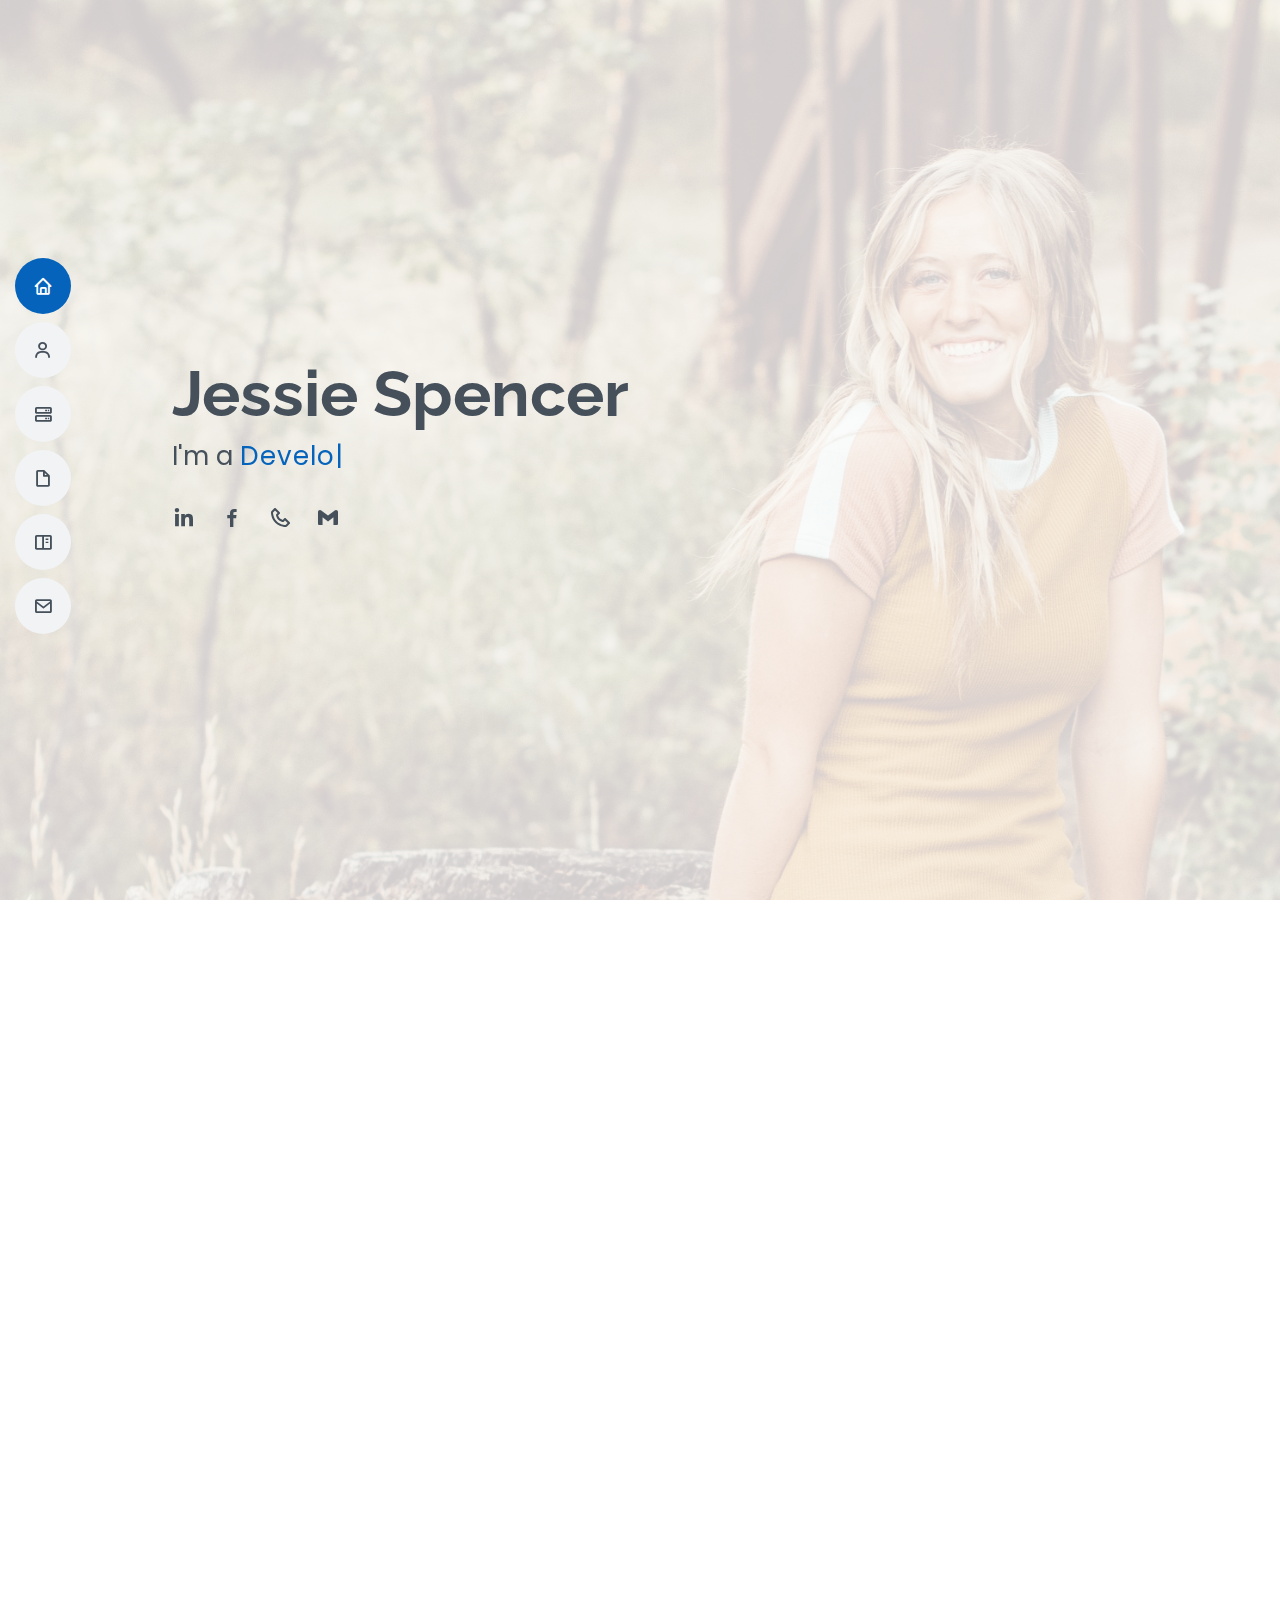
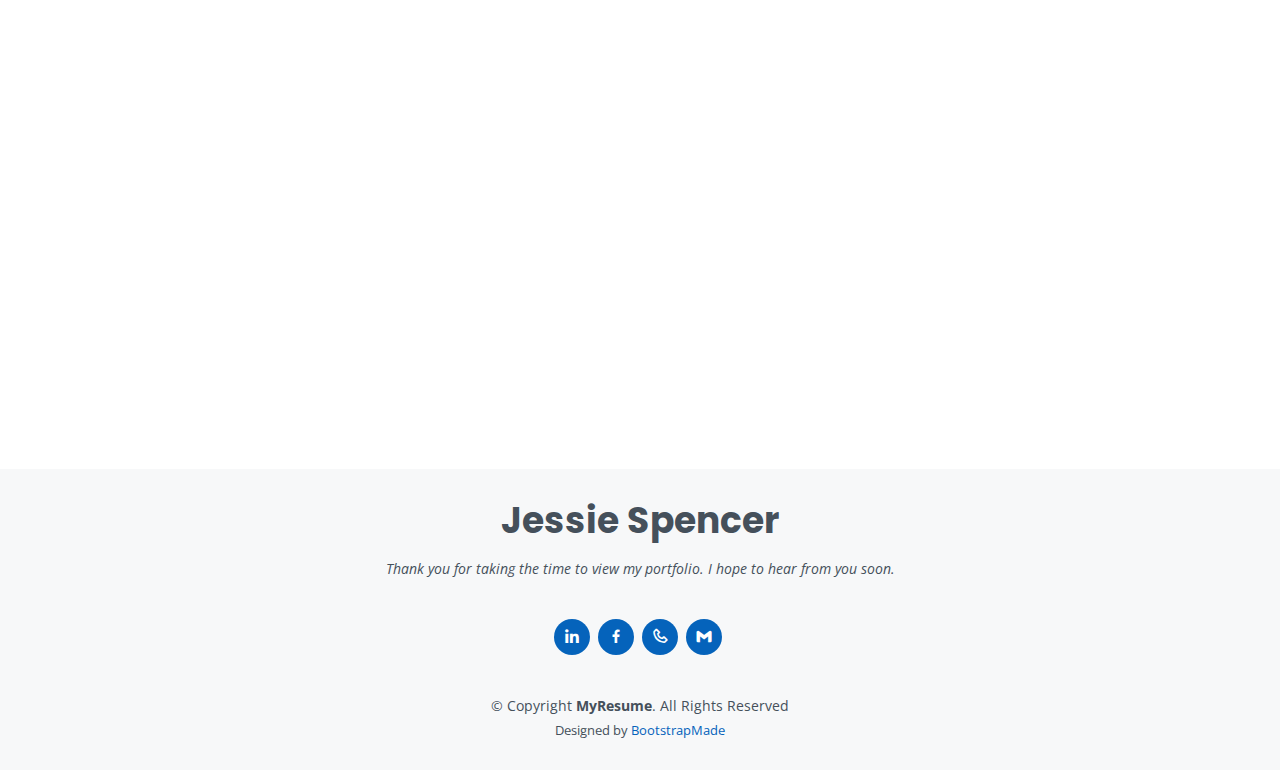
<file: index.html>
<!DOCTYPE html>
<html lang="en">

<head>
  <meta charset="utf-8">
  <meta content="width=device-width, initial-scale=1.0" name="viewport">

  <title>MyResume Bootstrap Template - Index</title>
  <meta content="" name="description">
  <meta content="" name="keywords">

  <!-- Favicons -->
  <link href="assets/img/orangefav.png" rel="icon">
  <link href="assets/img/apple-touch-icon.png" rel="apple-touch-icon">

  <!-- Google Fonts -->
  <link href="https://fonts.googleapis.com/css?family=Open+Sans:300,300i,400,400i,600,600i,700,700i|Raleway:300,300i,400,400i,500,500i,600,600i,700,700i|Poppins:300,300i,400,400i,500,500i,600,600i,700,700i" rel="stylesheet">

  <!-- Vendor CSS Files -->
  <link href="assets/vendor/aos/aos.css" rel="stylesheet">
  <link href="assets/vendor/bootstrap/css/bootstrap.min.css" rel="stylesheet">
  <link href="assets/vendor/bootstrap-icons/bootstrap-icons.css" rel="stylesheet">
  <link href="assets/vendor/boxicons/css/boxicons.min.css" rel="stylesheet">
  <link href="assets/vendor/glightbox/css/glightbox.min.css" rel="stylesheet">
  <link href="assets/vendor/swiper/swiper-bundle.min.css" rel="stylesheet">

  <!-- Template Main CSS File -->
  <link href="assets/css/style.css" rel="stylesheet">

  <!-- =======================================================
  * Template Name: MyResume
  * Template URL: https://bootstrapmade.com/free-html-bootstrap-template-my-resume/
  * Updated: Mar 17 2024 with Bootstrap v5.3.3
  * Author: BootstrapMade.com
  * License: https://bootstrapmade.com/license/
  ======================================================== -->
</head>

<body>

  <!-- ======= Mobile nav toggle button ======= -->
  <!-- <button type="button" class="mobile-nav-toggle d-xl-none"><i class="bi bi-list mobile-nav-toggle"></i></button> -->
  <i class="bi bi-list mobile-nav-toggle d-lg-none"></i>
  <!-- ======= Header ======= -->
  <header id="header" class="d-flex flex-column justify-content-center">

    <nav id="navbar" class="navbar nav-menu">
      <ul>
        <li><a href="#hero" class="nav-link scrollto active"><i class="bx bx-home"></i> <span>Home</span></a></li>
        <li><a href="#about" class="nav-link scrollto"><i class="bx bx-user"></i> <span>About</span></a></li>
        <li><a href="#skills" class="nav-link scrollto"><i class="bx bx-server"></i> <span>Skills</span></a></li>
        <li><a href="#resume" class="nav-link scrollto"><i class="bx bx-file-blank"></i> <span>Resume</span></a></li>
        <li><a href="#portfolio" class="nav-link scrollto"><i class="bx bx-book-content"></i> <span>Portfolio</span></a></li>
        <li><a href="#contact" class="nav-link scrollto"><i class="bx bx-envelope"></i> <span>Contact</span></a></li>
      </ul>
    </nav><!-- .nav-menu -->

  </header><!-- End Header -->

  <!-- ======= Hero Section ======= -->
  <section id="hero" class="d-flex flex-column justify-content-center">
    <div class="container" data-aos="zoom-in" data-aos-delay="100">
      <h1>Jessie Spencer</h1>
      <p>I'm a <span class="typed" data-typed-items="Developer, MISM Graduate, Certified Solutions Architect, Problem Solver,"></span></p>
      <div class="social-links">
        <a href="https://www.linkedin.com/in/jessie-spencer/" class="linkedin"><i class="bx bxl-linkedin"></i></a>
        <a href="https://www.facebook.com/jessica.spencer.5030927" class="facebook"><i class="bx bxl-facebook"></i></a>
        <a href="8016780032" class="phone"><i class="bx bx-phone"></i></a>
        <a href="mailto:jessiekspencer@gmail.com?Subject=Some%20subject" class="gmail"><i class="bx bxl-gmail"></i></a>


      </div>
    </div>
  </section><!-- End Hero -->

  <main id="main">

    <!-- ======= About Section ======= -->
    <section id="about" class="about">
      <div class="container" data-aos="fade-up">

        <div class="section-title">
          <h2>About</h2>
          <p
          >Hi! I'm Jessie, a recent graduate from the Master of Information Systems Management program. Outside of work and school, I love to ski, hike, pickle, and paddleboard. I am always down for a spontaneous weekend adventure. Here is a picture of me in Kilimanjaro, Tanzania, Africa. It was one of the best sunrises I've ever seen and I highly recommend it.
          </p>
        </div>

        <div class="row">
          <div class="col-lg-4">
            <img src="assets/img/kiliProfile.jpg" class="img-fluid" alt="">
          </div>
          <div class="col-lg-8 pt-4 pt-lg-0 content">
            <h3>Software Developer.</h3>
            <p class="fst-italic">
              So far I have worked mainly as a full-stack developer. I enjoy solving complex problems in the back-end but also find satisfaction in a clean-looking front-end.            <div class="row">
              <div class="col-lg-6">
                <ul>
                  <!-- <li><i class="bi bi-chevron-right"></i> <strong>Website:</strong> <span>www.example.com</span></li> -->
                  <li><i class="bi bi-chevron-right"></i> <strong>Phone:</strong> <span> +1(801) 678-0032</span></li>
                  <li><i class="bi bi-chevron-right"></i> <strong>Email:</strong> <span> jessiekspencer@gmail.com</span></li>
                  <li><i class="bi bi-chevron-right"></i> <strong>Degree:</strong> <span> Master of Information Systems Management</span></li>
                </ul>
              </div>
              <div class="col-lg-6">
                <ul>
                  <li><i class="bi bi-chevron-right"></i> <strong>City:</strong> <span> Provo, USA</span></li>
                  <li><i class="bi bi-chevron-right"></i> <strong>Age:</strong> <span> 23</span></li>
                  <li><i class="bi bi-chevron-right"></i> <strong>Birthday:</strong> <span> 5 May 2000</span></li>

                  <!-- <li><i class="bi bi-chevron-right"></i> <strong>Freelance:</strong> <span> Available</span></li> -->
                </ul>
              </div>
            </div>
            <p>
              I loved my time at BYU and all the people I was able to work with and get to know there. I've had the opportunity to work alongside some incredible teams in my various job roles and positions. I'm excited to join a new team and get involved in the community.            </p>
          </div>
        </div>

      </div>
    </section><!-- End About Section -->

    <!-- ======= Skills Section ======= -->
    <section id="skills" class="skills section-bg">
      <div class="container" data-aos="fade-up">

        <div class="section-title">
          <h2>Skills</h2>
          <p>
            The first language I ever learned was C++ and I have a good base in object-oriented languages. However, through subsequent courses and work experience, I am now most familiar with JavaScript and JavaScript-based front-end languages like Vue and React-Native. I've also taken courses on Python and Ruby on Rails and have worked in positions using both of those languages.
          </p>
        </div>

        <div class="row skills-content">

          <div class="col-lg-6">

            <div class="progress">
              <span class="skill">HTML <i class="val">100%</i></span>
              <div class="progress-bar-wrap">
                <div class="progress-bar" role="progressbar" aria-valuenow="100" aria-valuemin="0" aria-valuemax="100"></div>
              </div>
            </div>

            <div class="progress">
              <span class="skill">CSS <i class="val">90%</i></span>
              <div class="progress-bar-wrap">
                <div class="progress-bar" role="progressbar" aria-valuenow="90" aria-valuemin="0" aria-valuemax="100"></div>
              </div>
            </div>

            <div class="progress">
              <span class="skill">JavaScript <i class="val">90%</i></span>
              <div class="progress-bar-wrap">
                <div class="progress-bar" role="progressbar" aria-valuenow="90" aria-valuemin="0" aria-valuemax="100"></div>
              </div>
            </div>

            <div class="progress">
              <span class="skill">Python <i class="val">80%</i></span>
              <div class="progress-bar-wrap">
                <div class="progress-bar" role="progressbar" aria-valuenow="80" aria-valuemin="0" aria-valuemax="100"></div>
              </div>
            </div>

            <div class="progress">
              <span class="skill">Ruby on Rails <i class="val">65%</i></span>
              <div class="progress-bar-wrap">
                <div class="progress-bar" role="progressbar" aria-valuenow="65" aria-valuemin="0" aria-valuemax="100"></div>
              </div>
            </div>

          </div>

          <div class="col-lg-6">

            <div class="progress">
              <span class="skill">SQL <i class="val">100%</i></span>
              <div class="progress-bar-wrap">
                <div class="progress-bar" role="progressbar" aria-valuenow="100" aria-valuemin="0" aria-valuemax="100"></div>
              </div>
            </div>

            <div class="progress">
              <span class="skill">C# <i class="val">55%</i></span>
              <div class="progress-bar-wrap">
                <div class="progress-bar" role="progressbar" aria-valuenow="55" aria-valuemin="0" aria-valuemax="100"></div>
              </div>
            </div>

            <div class="progress">
              <span class="skill">React Native <i class="val">70%</i></span>
              <div class="progress-bar-wrap">
                <div class="progress-bar" role="progressbar" aria-valuenow="70" aria-valuemin="0" aria-valuemax="100"></div>
              </div>
            </div>

            <div class="progress">
              <span class="skill">Vue <i class="val">65%</i></span>
              <div class="progress-bar-wrap">
                <div class="progress-bar" role="progressbar" aria-valuenow="65" aria-valuemin="0" aria-valuemax="100"></div>
              </div>
            </div>

            <div class="progress">
              <span class="skill">Github/Jira <i class="val">100%</i></span>
              <div class="progress-bar-wrap">
                <div class="progress-bar" role="progressbar" aria-valuenow="100" aria-valuemin="0" aria-valuemax="100"></div>
              </div>
            </div>

          </div>

        </div>

      </div>
    </section><!-- End Skills Section -->

    <!-- ======= Resume Section ======= -->
    <section id="resume" class="resume">
      <div class="container" data-aos="fade-up">

        <div class="section-title">
          <h2>Resume</h2>
          <p>
            Highlights: I worked at a small consulting firm using a Python/Javascript stack. I then learned Ruby on Rails and Vue at SimpleNexus. Finally, for my capstone project I worked with a startup to build a React Native app.
          </p>
        </div>

        <div class="row">
          <div class="col-lg-6">
            <h3 class="resume-title">Summary</h3>
            <div class="resume-item pb-0">
              <h4>Jessie Spencer</h4>
              <p><em>Innovative and deadline-driven web developer with  2+ years of experience designing user-centered solutions from the initial concept or task to the final, polished deliverable.</em></p>
              <ul>
                <li>Provo, UT</li>
                <li>(801) 678-0032</li>
                <li>jessiekspencer@gmail.com</li>
              </ul>
            </div>

            <h3 class="resume-title">Education</h3>
            <div class="resume-item">
              <h4>Master of Information Systems Management</h4>
              <h5>Aug 2022 - Aug 2024</h5>
              <p><em>Brigham Young University, Marriott School of Business, Provo, UT</em></p>
              <p>Enrolled in multiple courses in Web Development, Cybersecurity, Data Analysis, and AWS Infrastructure. In addition to these, we were familiarized with important management skills through courses such as Human Resource Management, Ethics, and Global Supply Chain. In addition to the core curriculum I took courses on Healthcare Management and research.</p>
            </div>
            <div class="resume-item">
              <h4>Bachelor of Information Systems</h4>
              <h5>Aug 2018 - Jan 2022</h5>
              <p><em>Brigham Young University, Marriott School of Business, Provo, UT</em></p>
              <p>The bachelor courses focused mainly on web development, security, and data analysis.</p>
            </div>
          </div>
          <div class="col-lg-6">
            <h3 class="resume-title">Professional Experience</h3>
            <div class="resume-item">
              <h4>Web Developer, Intern</h4>
              <h5>May 2023 - Aug 2023</h5>
              <p><em>SimpleNexus, Lehi, UT </em></p>
              <ul>
                <li>Developed the front end of a commonly accessed support page using Vue.js, leading to smoother navigation and quicker response times.</li>
                <li>Refactored code in Ruby to establish a more elegant and organized system.</li>
                <li>WWorked directly on support issues to enhance customer experience.</li>
              </ul>
            </div>
            <div class="resume-item">
              <h4>Full Stack Developer (Part-Time)</h4>
              <h5>June 2022 - Feb 2023</h5>
              <p><em>Bit By Bit Technologies, Provo, UT</em></p>
              <ul>
                <li>Designed over 15 different web pages using JavaScript / HTML / CSS.</li>
                <li>Developed backend infrastructure using Python with Django and a Postgres database.</li>
                <li>Cultivated a strong relationship with our client through frequent and clear communication.</li>
              </ul>
            </div>

            <div class="resume-item">
              <h4>Excel Basics Adjunct Professor</h4>
              <h5>Apr 2022 - June 2022</h5>
              <p><em>Brigham Young University, Provo, UT</em></p>
              <ul>
                <li>Instructor to 160-student university course on MS Excel fundamentals.</li>
                <li>Accelerated students’ business growth by advising them on technology decisions.</li>
              </ul>
            </div>

            <div class="resume-item">
              <h4>Information Systems Teaching Assistant</h4>
              <h5>Jan 2021 - June 2022</h5>
              <p><em>Brigham Young University, Provo, UT</em></p>
              <ul>
                <li>Tutor of 700-student IS 201 – IS Fundamentals course teaching VBA, SQL, Tableau, and HTML.</li>
                <li>Created clean datasets for class use.</li>
              </ul>
            </div>

            <div class="resume-item">
              <h4>Project Manager, Intern</h4>
              <h5>Jan 2021 - Apr 2021</h5>
              <p><em>Bear Country Bees, Salem, UT</em></p>
              <ul>
                <li>Streamlined the company's website to improve efficiency.</li>
                <li>Merged the source of company supplies which led to an average reduction of 48% in main product costs.</li>
                <li>Centralized the cost of goods sold data via Google Sheets providing more efficient cost automation. </li>
              </ul>
            </div>

            
          </div>
        </div>

      </div>
    </section><!-- End Resume Section -->

    <!-- ======= Portfolio Section ======= -->
    <section id="portfolio" class="portfolio section-bg">
      <div class="container" data-aos="fade-up">

        <div class="section-title">
          <h2>Portfolio</h2>
          <p>Here are some of the projects I've been a part of. I've been able to work on a wide range of projects, from React Native apps to Ruby on Rails websites. Where possible, pictures and links are provided. However, many projects were either short-term or required professional discretion.</p>
        </div>

        <div class="row">
          <div class="col-lg-12 d-flex justify-content-center" data-aos="fade-up" data-aos-delay="100">
            <!-- <ul id="portfolio-flters">
              <li data-filter="*" class="filter-active">All</li>
              <li data-filter=".filter-app">App</li>
              <li data-filter=".filter-card">Card</li>
              <li data-filter=".filter-web">Web</li>
            </ul> -->
          </div>
        </div>

        <div class="row portfolio-container" data-aos="fade-up" data-aos-delay="200">


          <div class="col-lg-4 col-md-6 portfolio-item filter-card">
            <div class="portfolio-wrap">
              <img src="assets/img/portfolio/ncino.png" class="img-fluid" alt="">
              <div class="portfolio-info">
                <h4>SimoleNexus LLC</h4>
                <p>Internship</p>
                <div class="portfolio-links">
                  <a href="assets/img/portfolio/ncino.png" data-gallery="portfolioGallery" class="portfolio-lightbox" title="SimpleNexus Main Photo"><i class="bx bx-plus"></i></a>
                  <a href="portfolio-ncino.html" class="portfolio-details-lightbox" data-glightbox="type: external" title="Details"><i class="bx bx-link"></i></a>
                </div>
              </div>
            </div>
          </div>

          <div class="col-lg-4 col-md-6 portfolio-item filter-app vertical-image">
            <div class="portfolio-wrap">
              <img src="assets/img/portfolio/lanesroute.PNG" class="img-fluid" alt="">
              <div class="portfolio-info">
                <h4>Lanes OSCS</h4>
                <p>Capstone</p>
                <div class="portfolio-links">
                  <a href="assets/img/portfolio/lanesroute.PNG" data-gallery="portfolioGallery" class="portfolio-lightbox" title="Lanes Main Photo"><i class="bx bx-plus"></i></a>
                  <a href="portfolio-details.html" class="portfolio-details-lightbox" data-glightbox="type: external" title="Details"><i class="bx bx-link"></i></a>
                </div>
              </div>
            </div>
          </div>

          <div class="col-lg-4 col-md-6 portfolio-item filter-app">
            <div class="portfolio-wrap">
              <img src="assets/img/portfolio/bitbybit.png" class="img-fluid" alt="">
              <div class="portfolio-info">
                <h4>Bit By Bit Tech</h4>
                <p>Part-Time</p>
                <div class="portfolio-links">
                  <a href="assets/img/portfolio/bitbybit.png" data-gallery="portfolioGallery" class="portfolio-lightbox" title="Bit By Bit Tech Main Photo"><i class="bx bx-plus"></i></a>
                  <a href="portfolio-bitbybit.html" class="portfolio-details-lightbox" data-glightbox="type: external" title="Details"><i class="bx bx-link"></i></a>
                </div>
              </div>
            </div>
          </div>

          <div class="col-lg-4 col-md-6 portfolio-item filter-web">
            <div class="portfolio-wrap">
              <img src="assets/img/portfolio/saferutahhome.png" class="img-fluid" alt="">
              <div class="portfolio-info">
                <h4>Data Analysis</h4>
                <p>School Project</p>
                <div class="portfolio-links">
                  <a href="assets/img/portfolio/saferutahhome.png" data-gallery="portfolioGallery" class="portfolio-lightbox" title="DataProject Main Photo"><i class="bx bx-plus"></i></a>
                  <a href="portfolio-safeutah.html" class="portfolio-details-lightbox" data-glightbox="type: external" title="Details"><i class="bx bx-link"></i></a>
                </div>
              </div>
            </div>
          </div>

          
        </div>
<!--
          <div class="col-lg-4 col-md-6 portfolio-item filter-web">
            <div class="portfolio-wrap">
              <img src="assets/img/portfolio/portfolio-5.jpg" class="img-fluid" alt="">
              <div class="portfolio-info">
                <h4>Web 2</h4>
                <p>Web</p>
                <div class="portfolio-links">
                  <a href="assets/img/portfolio/portfolio-5.jpg" data-gallery="portfolioGallery" class="portfolio-lightbox" title="Web 2"><i class="bx bx-plus"></i></a>
                  <a href="portfolio-details.html" class="portfolio-details-lightbox" data-glightbox="type: external" title="Portfolio Details"><i class="bx bx-link"></i></a>
                </div>
              </div>
            </div>
          </div>

          <div class="col-lg-4 col-md-6 portfolio-item filter-app">
            <div class="portfolio-wrap">
              <img src="assets/img/portfolio/portfolio-6.jpg" class="img-fluid" alt="">
              <div class="portfolio-info">
                <h4>App 3</h4>
                <p>App</p>
                <div class="portfolio-links">
                  <a href="assets/img/portfolio/portfolio-6.jpg" data-gallery="portfolioGallery" class="portfolio-lightbox" title="App 3"><i class="bx bx-plus"></i></a>
                  <a href="portfolio-details.html" class="portfolio-details-lightbox" data-glightbox="type: external" title="Portfolio Details"><i class="bx bx-link"></i></a>
                </div>
              </div>
            </div>
          </div>

          <div class="col-lg-4 col-md-6 portfolio-item filter-card">
            <div class="portfolio-wrap">
              <img src="assets/img/portfolio/portfolio-7.jpg" class="img-fluid" alt="">
              <div class="portfolio-info">
                <h4>Card 1</h4>
                <p>Card</p>
                <div class="portfolio-links">
                  <a href="assets/img/portfolio/portfolio-7.jpg" data-gallery="portfolioGallery" class="portfolio-lightbox" title="Card 1"><i class="bx bx-plus"></i></a>
                  <a href="portfolio-details.html" class="portfolio-details-lightbox" data-glightbox="type: external" title="Portfolio Details"><i class="bx bx-link"></i></a>
                </div>
              </div>
            </div>
          </div>

          <div class="col-lg-4 col-md-6 portfolio-item filter-card">
            <div class="portfolio-wrap">
              <img src="assets/img/portfolio/portfolio-8.jpg" class="img-fluid" alt="">
              <div class="portfolio-info">
                <h4>Card 3</h4>
                <p>Card</p>
                <div class="portfolio-links">
                  <a href="assets/img/portfolio/portfolio-8.jpg" data-gallery="portfolioGallery" class="portfolio-lightbox" title="Card 3"><i class="bx bx-plus"></i></a>
                  <a href="portfolio-details.html" class="portfolio-details-lightbox" data-glightbox="type: external" title="Portfolio Details"><i class="bx bx-link"></i></a>
                </div>
              </div>
            </div>
          </div>

          <div class="col-lg-4 col-md-6 portfolio-item filter-web">
            <div class="portfolio-wrap">
              <img src="assets/img/portfolio/portfolio-9.jpg" class="img-fluid" alt="">
              <div class="portfolio-info">
                <h4>Web 3</h4>
                <p>Web</p>
                <div class="portfolio-links">
                  <a href="assets/img/portfolio/portfolio-9.jpg" data-gallery="portfolioGallery" class="portfolio-lightbox" title="Web 3"><i class="bx bx-plus"></i></a>
                  <a href="portfolio-details.html" class="portfolio-details-lightbox" data-glightbox="type: external" title="Portfolio Details"><i class="bx bx-link"></i></a>
                </div>
              </div>
            </div>
          </div> -->

        

      </div>
    </section><!-- End Portfolio Section -->

        <!-- ======= Contact Section ======= -->
    <section id="contact" class="contact">
      <div class="container" data-aos="fade-up">

        <div class="section-title" style="padding-bottom: 0px;">
          <h2>Contact</h2>
        </div>

        <div class="row mt-1">

          <div class="col-lg-4">
            <div class="info">
              <div class="address">
                <i class="bi bi-geo-alt"></i>
                <h4>Location:</h4>
                <p>Provo, UT 84604</p>
              </div>
            </div>
          </div>

          <div class="col-lg-4">
            <div class="info">
              <div class="email">
                <a href="mailto:jessiekspencer@gmail.com?Subject=Some%20subject">
                  <i class="bi bi-envelope"></i>
                </a>
                <h4>Email:</h4>
                <p>jessiekspencer@gmail.com</p>
              </div>
            </div>
          </div>

          <div class="col-lg-4">
            <div class="info">
              <div class="email">
                <i class="bi bi-phone"></i>
                <h4>Call:</h4>
                <p>+1 (801) 678-0032</p>
              </div>
            </div>
          </div>
        </div>

          <!-- <div class="col-lg-8 mt-5 mt-lg-0">

            <form action="forms/contact.php" method="post" role="form" class="php-email-form">
              <div class="row">
                <div class="col-md-6 form-group">
                  <input type="text" name="name" class="form-control" id="name" placeholder="Your Name" required>
                </div>
                <div class="col-md-6 form-group mt-3 mt-md-0">
                  <input type="email" class="form-control" name="email" id="email" placeholder="Your Email" required>
                </div>
              </div>
              <div class="form-group mt-3">
                <input type="text" class="form-control" name="subject" id="subject" placeholder="Subject" required>
              </div>
              <div class="form-group mt-3">
                <textarea class="form-control" name="message" rows="5" placeholder="Message" required></textarea>
              </div>
              <div class="my-3">
                <div class="loading">Loading</div>
                <div class="error-message"></div>
                <div class="sent-message">Your message has been sent. Thank you!</div>
              </div>
              <div class="text-center"><button type="submit">Send Message</button></div>
            </form>

          </div> -->

      </div>
    </section><!-- End Contact Section -->

  </main><!-- End #main -->

  <!-- ======= Footer ======= -->
  <footer id="footer">
    <div class="container">
      <h3>Jessie Spencer</h3>
      <p>Thank you for taking the time to view my portfolio. I hope to hear from you soon.</p>
      <div class="social-links">
        <!-- <a href="#" class="twitter"><i class="bx bxl-twitter"></i></a>
        <a href="#" class="facebook"><i class="bx bxl-facebook"></i></a>
        <a href="#" class="instagram"><i class="bx bxl-instagram"></i></a>
        <a href="#" class="google-plus"><i class="bx bxl-skype"></i></a>
        <a href="#" class="linkedin"><i class="bx bxl-linkedin"></i></a> -->
        <a href="https://www.linkedin.com/in/jessie-spencer/" class="linkedin"><i class="bx bxl-linkedin"></i></a>
        <a href="https://www.facebook.com/jessica.spencer.5030927" class="facebook"><i class="bx bxl-facebook"></i></a>
        <a href="8016780032" class="phone"><i class="bx bx-phone"></i></a>
        <a href="mailto:jessiekspencer@gmail.com?Subject=Some%20subject" class="gmail"><i class="bx bxl-gmail"></i></a>
      </div>
      <div class="copyright">
        &copy; Copyright <strong><span>MyResume</span></strong>. All Rights Reserved
      </div>
      <div class="credits">
        <!-- All the links in the footer should remain intact. -->
        <!-- You can delete the links only if you purchased the pro version. -->
        <!-- Licensing information: [license-url] -->
        <!-- Purchase the pro version with working PHP/AJAX contact form: https://bootstrapmade.com/free-html-bootstrap-template-my-resume/ -->
        Designed by <a href="https://bootstrapmade.com/">BootstrapMade</a>
      </div>
    </div>
  </footer><!-- End Footer -->

  <div id="preloader"></div>
  <a href="#" class="back-to-top d-flex align-items-center justify-content-center"><i class="bi bi-arrow-up-short"></i></a>

  <!-- Vendor JS Files -->
  <script src="assets/vendor/purecounter/purecounter_vanilla.js"></script>
  <script src="assets/vendor/aos/aos.js"></script>
  <script src="assets/vendor/bootstrap/js/bootstrap.bundle.min.js"></script>
  <script src="assets/vendor/glightbox/js/glightbox.min.js"></script>
  <script src="assets/vendor/isotope-layout/isotope.pkgd.min.js"></script>
  <script src="assets/vendor/swiper/swiper-bundle.min.js"></script>
  <script src="assets/vendor/typed.js/typed.umd.js"></script>
  <script src="assets/vendor/waypoints/noframework.waypoints.js"></script>
  <script src="assets/vendor/php-email-form/validate.js"></script>

  <!-- Template Main JS File -->
  <script src="assets/js/main.js"></script>

</body>

</html>
</file>
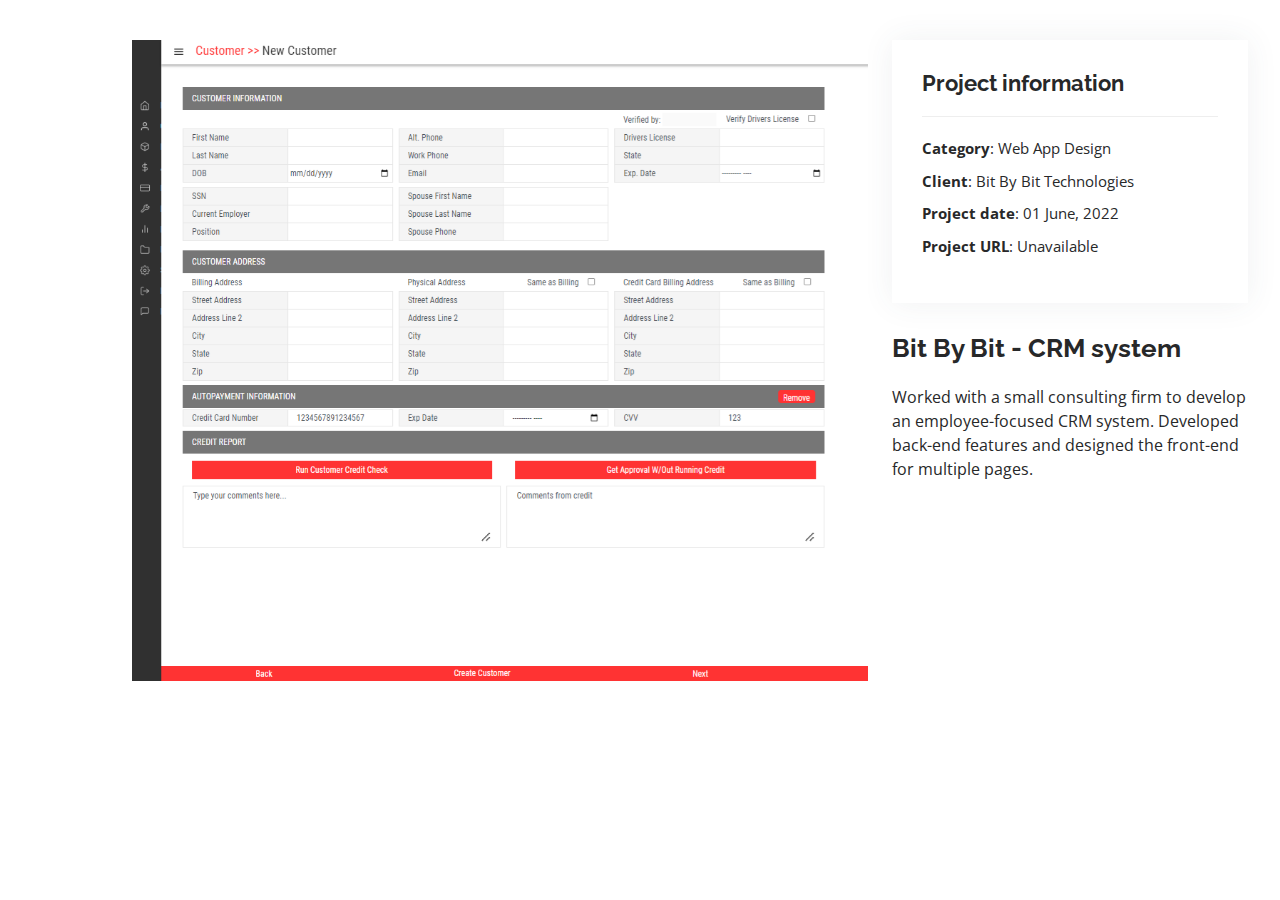
<file: portfolio-bitbybit.html>
<!DOCTYPE html>
<html lang="en">

<head>
  <meta charset="utf-8">
  <meta content="width=device-width, initial-scale=1.0" name="viewport">

  <title>Lanes - React Native App</title>
  <meta content="" name="description">
  <meta content="" name="keywords">

  <!-- Favicons -->
  <link href="assets/img/orangefav.png" rel="icon">
  <link href="assets/img/apple-touch-icon.png" rel="apple-touch-icon">

  <!-- Google Fonts -->
  <link href="https://fonts.googleapis.com/css?family=Open+Sans:300,300i,400,400i,600,600i,700,700i|Raleway:300,300i,400,400i,500,500i,600,600i,700,700i|Poppins:300,300i,400,400i,500,500i,600,600i,700,700i" rel="stylesheet">

  <!-- Vendor CSS Files -->
  <link href="assets/vendor/aos/aos.css" rel="stylesheet">
  <link href="assets/vendor/bootstrap/css/bootstrap.min.css" rel="stylesheet">
  <link href="assets/vendor/bootstrap-icons/bootstrap-icons.css" rel="stylesheet">
  <link href="assets/vendor/boxicons/css/boxicons.min.css" rel="stylesheet">
  <link href="assets/vendor/glightbox/css/glightbox.min.css" rel="stylesheet">
  <link href="assets/vendor/swiper/swiper-bundle.min.css" rel="stylesheet">

  <!-- Template Main CSS File -->
  <link href="assets/css/style.css" rel="stylesheet">

  <!-- =======================================================
  * Template Name: MyResume
  * Template URL: https://bootstrapmade.com/free-html-bootstrap-template-my-resume/
  * Updated: Mar 17 2024 with Bootstrap v5.3.3
  * Author: BootstrapMade.com
  * License: https://bootstrapmade.com/license/
  ======================================================== -->
</head>

<body>

  <main id="main">

    <!-- ======= Portfolio Details Section ======= -->
    <section id="portfolio-details" class="portfolio-details">
      <div class="container">

        <div class="row gy-4">

          <div class="col-lg-8">
            <div class="portfolio-details-slider swiper">
              <div class="swiper-wrapper align-items-center">

                <div class="swiper-slide">

                  <img src="assets/img/portfolio/bitbybit.png" alt="">
                </div>

                <!-- <div class="swiper-slide">
                    <img src="assets/img/portfolio/bitbybit.png" alt="">
                </div> -->

              </div>
              <div class="swiper-pagination"></div>
            </div>
          </div>

          <div class="col-lg-4">
            <div class="portfolio-info">
              <h3>Project information</h3>
              <ul>
                <li><strong>Category</strong>: Web App Design</li>
                <li><strong>Client</strong>: Bit By Bit Technologies </li>
                <li><strong>Project date</strong>: 01 June, 2022</li>
                <li><strong>Project URL</strong>: Unavailable</li>
              </ul>
            </div>
            <div class="portfolio-description">
              <h2>Bit By Bit - CRM system </h2>
              <p>
                Worked with a small consulting firm to develop an employee-focused CRM system. Developed back-end features and designed the front-end for multiple pages. 
              </p>
            </div>
          </div>

        </div>

      </div>
    </section><!-- End Portfolio Details Section -->

  </main><!-- End #main -->

  <div id="preloader"></div>
  <a href="#" class="back-to-top d-flex align-items-center justify-content-center"><i class="bi bi-arrow-up-short"></i></a>

  <!-- Vendor JS Files -->
  <script src="assets/vendor/purecounter/purecounter_vanilla.js"></script>
  <script src="assets/vendor/aos/aos.js"></script>
  <script src="assets/vendor/bootstrap/js/bootstrap.bundle.min.js"></script>
  <script src="assets/vendor/glightbox/js/glightbox.min.js"></script>
  <script src="assets/vendor/isotope-layout/isotope.pkgd.min.js"></script>
  <script src="assets/vendor/swiper/swiper-bundle.min.js"></script>
  <script src="assets/vendor/typed.js/typed.umd.js"></script>
  <script src="assets/vendor/waypoints/noframework.waypoints.js"></script>
  <script src="assets/vendor/php-email-form/validate.js"></script>

  <!-- Template Main JS File -->
  <script src="assets/js/main.js"></script>

</body>

</html>
</file>
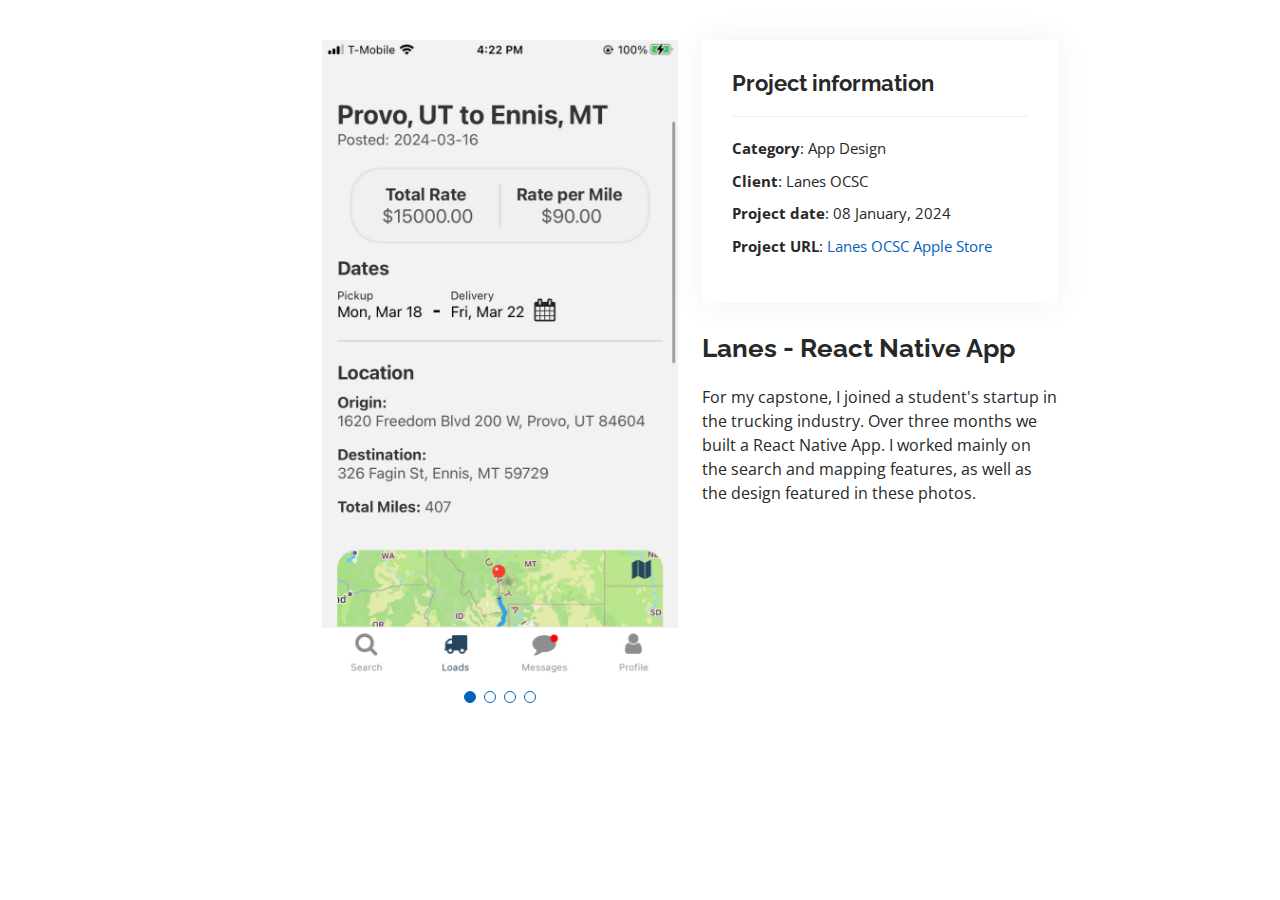
<file: portfolio-details.html>
<!DOCTYPE html>
<html lang="en">

<head>
  <meta charset="utf-8">
  <meta content="width=device-width, initial-scale=1.0" name="viewport">

  <title>Lanes - React Native App</title>
  <meta content="" name="description">
  <meta content="" name="keywords">

  <!-- Favicons -->
  <link href="assets/img/favicon.png" rel="icon">
  <link href="assets/img/apple-touch-icon.png" rel="apple-touch-icon">

  <!-- Google Fonts -->
  <link href="https://fonts.googleapis.com/css?family=Open+Sans:300,300i,400,400i,600,600i,700,700i|Raleway:300,300i,400,400i,500,500i,600,600i,700,700i|Poppins:300,300i,400,400i,500,500i,600,600i,700,700i" rel="stylesheet">

  <!-- Vendor CSS Files -->
  <link href="assets/vendor/aos/aos.css" rel="stylesheet">
  <link href="assets/vendor/bootstrap/css/bootstrap.min.css" rel="stylesheet">
  <link href="assets/vendor/bootstrap-icons/bootstrap-icons.css" rel="stylesheet">
  <link href="assets/vendor/boxicons/css/boxicons.min.css" rel="stylesheet">
  <link href="assets/vendor/glightbox/css/glightbox.min.css" rel="stylesheet">
  <link href="assets/vendor/swiper/swiper-bundle.min.css" rel="stylesheet">

  <!-- Template Main CSS File -->
  <link href="assets/css/style.css" rel="stylesheet">

  <!-- =======================================================
  * Template Name: MyResume
  * Template URL: https://bootstrapmade.com/free-html-bootstrap-template-my-resume/
  * Updated: Mar 17 2024 with Bootstrap v5.3.3
  * Author: BootstrapMade.com
  * License: https://bootstrapmade.com/license/
  ======================================================== -->
</head>

<body>

  <main id="main">

    <!-- ======= Portfolio Details Section ======= -->
    <section id="portfolio-details" class="portfolio-details">
      <div class="container">

        <div class="row gy-4">

          <div class="col-lg-2"></div>
          <div class="col-lg-4">
            <div class="portfolio-details-slider swiper">
              <div class="swiper-wrapper align-items-center">

                <div class="swiper-slide">
                  <img src="assets/img/portfolio/lanesdetails.PNG" alt="">
                </div>

                <div class="swiper-slide">
                  <img src="assets/img/portfolio/lanesdetails2.PNG" alt="">
                </div>

                <div class="swiper-slide">
                  <img src="assets/img/portfolio/lanesroute.PNG" alt="">
                </div>

                <div class="swiper-slide">
                  <img src="assets/img/portfolio/lanesResults.PNG" alt="">
                </div>

              </div>
              <div class="swiper-pagination"></div>
            </div>
          </div>

          <div class="col-lg-4">
            <div class="portfolio-info">
              <h3>Project information</h3>
              <ul>
                <li><strong>Category</strong>: App Design</li>
                <li><strong>Client</strong>: Lanes OCSC </li>
                <li><strong>Project date</strong>: 08 January, 2024</li>
                <li><strong>Project URL</strong>: <a href="https://www.apple.com/us/search/lanes-ocsc?src=serp">Lanes OCSC Apple Store</a></li>
              </ul>
            </div>
            <div class="portfolio-description">
              <h2>Lanes - React Native App</h2>
              <p>
                For my capstone, I joined a student's startup in the trucking industry. Over three months we built a React Native App. I worked mainly on the search and mapping features, as well as the design featured in these photos. 
              </p>
            </div>
          </div>

        </div>

      </div>
    </section><!-- End Portfolio Details Section -->

  </main><!-- End #main -->

  <div id="preloader"></div>
  <a href="#" class="back-to-top d-flex align-items-center justify-content-center"><i class="bi bi-arrow-up-short"></i></a>

  <!-- Vendor JS Files -->
  <script src="assets/vendor/purecounter/purecounter_vanilla.js"></script>
  <script src="assets/vendor/aos/aos.js"></script>
  <script src="assets/vendor/bootstrap/js/bootstrap.bundle.min.js"></script>
  <script src="assets/vendor/glightbox/js/glightbox.min.js"></script>
  <script src="assets/vendor/isotope-layout/isotope.pkgd.min.js"></script>
  <script src="assets/vendor/swiper/swiper-bundle.min.js"></script>
  <script src="assets/vendor/typed.js/typed.umd.js"></script>
  <script src="assets/vendor/waypoints/noframework.waypoints.js"></script>
  <script src="assets/vendor/php-email-form/validate.js"></script>

  <!-- Template Main JS File -->
  <script src="assets/js/main.js"></script>

</body>

</html>
</file>
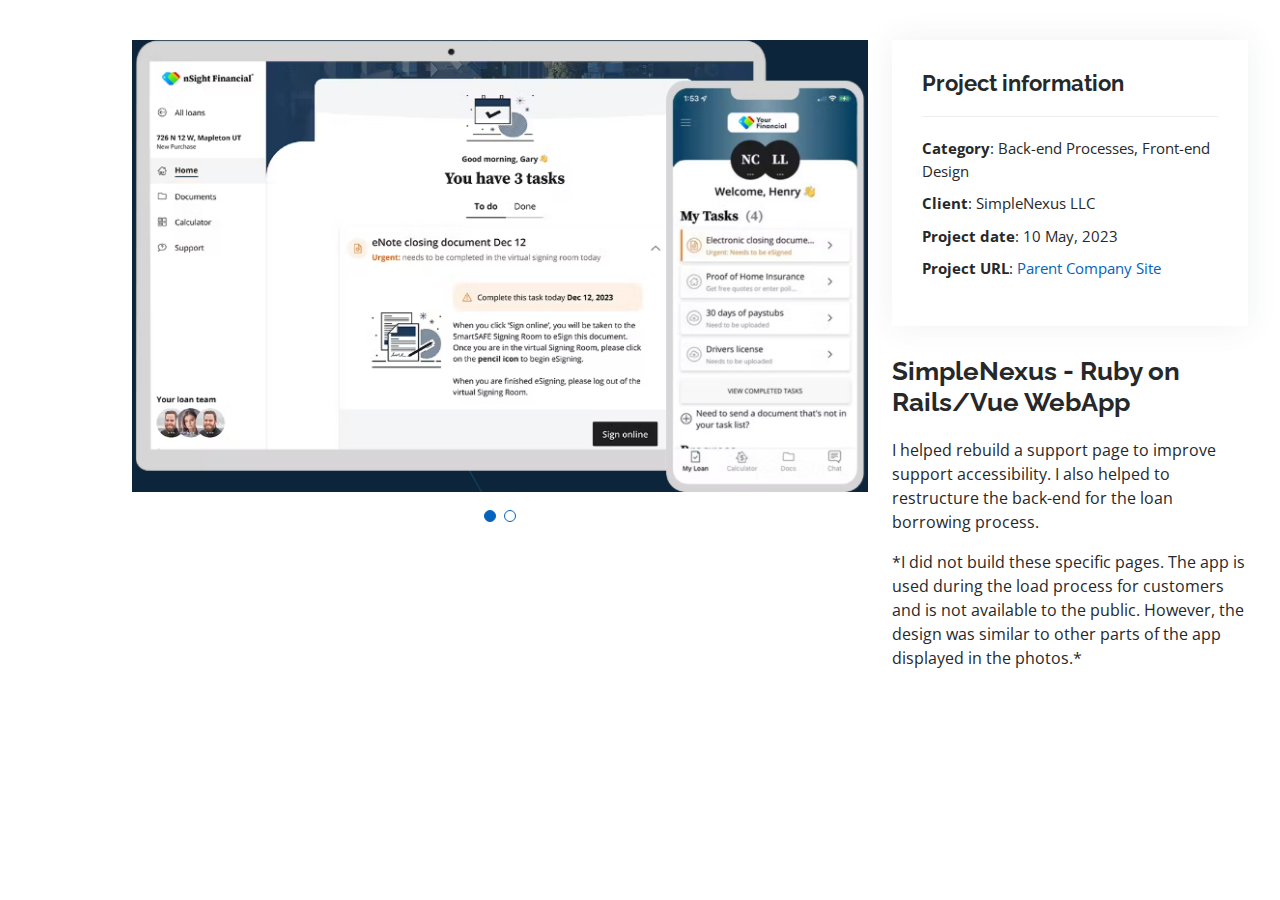
<file: portfolio-ncino.html>
<!DOCTYPE html>
<html lang="en">

<head>
  <meta charset="utf-8">
  <meta content="width=device-width, initial-scale=1.0" name="viewport">

  <title>Lanes - React Native App</title>
  <meta content="" name="description">
  <meta content="" name="keywords">

  <!-- Favicons -->
  <link href="assets/img/favicon.png" rel="icon">
  <link href="assets/img/apple-touch-icon.png" rel="apple-touch-icon">

  <!-- Google Fonts -->
  <link href="https://fonts.googleapis.com/css?family=Open+Sans:300,300i,400,400i,600,600i,700,700i|Raleway:300,300i,400,400i,500,500i,600,600i,700,700i|Poppins:300,300i,400,400i,500,500i,600,600i,700,700i" rel="stylesheet">

  <!-- Vendor CSS Files -->
  <link href="assets/vendor/aos/aos.css" rel="stylesheet">
  <link href="assets/vendor/bootstrap/css/bootstrap.min.css" rel="stylesheet">
  <link href="assets/vendor/bootstrap-icons/bootstrap-icons.css" rel="stylesheet">
  <link href="assets/vendor/boxicons/css/boxicons.min.css" rel="stylesheet">
  <link href="assets/vendor/glightbox/css/glightbox.min.css" rel="stylesheet">
  <link href="assets/vendor/swiper/swiper-bundle.min.css" rel="stylesheet">

  <!-- Template Main CSS File -->
  <link href="assets/css/style.css" rel="stylesheet">

  <!-- =======================================================
  * Template Name: MyResume
  * Template URL: https://bootstrapmade.com/free-html-bootstrap-template-my-resume/
  * Updated: Mar 17 2024 with Bootstrap v5.3.3
  * Author: BootstrapMade.com
  * License: https://bootstrapmade.com/license/
  ======================================================== -->
</head>

<body>

  <main id="main">

    <!-- ======= Portfolio Details Section ======= -->
    <section id="portfolio-details" class="portfolio-details">
      <div class="container">

        <div class="row gy-4">

          <div class="col-lg-8">
            <div class="portfolio-details-slider swiper">
              <div class="swiper-wrapper align-items-center">

                <div class="swiper-slide">
                  <img src="assets/img/portfolio/ncino.png" alt="">
                </div>

                <div class="swiper-slide">
                  <img src="assets/img/portfolio/ncino.png" alt="">
                </div>
               

              </div>
              <div class="swiper-pagination"></div>
            </div>
          </div>

          <div class="col-lg-4">
            <div class="portfolio-info">
              <h3>Project information</h3>
              <ul>
                <li><strong>Category</strong>: Back-end Processes, Front-end Design </li>
                <li><strong>Client</strong>: SimpleNexus LLC </li>
                <li><strong>Project date</strong>: 10 May, 2023</li>
                <li><strong>Project URL</strong>: <a href="https://www.ncino.com/mortgage/us">Parent Company Site</a></li>
              </ul>
            </div>
            <div class="portfolio-description">
              <h2>SimpleNexus - Ruby on Rails/Vue WebApp</h2>
              <p>
                I helped rebuild a support page to improve support accessibility.
                I also helped to restructure the back-end for the loan borrowing process.
              </p>
              <p>
                *I did not build these specific pages. 
                The app is used during the load process for customers and is not available to the public. 
                However, the design was similar to other parts of the app displayed in the photos.*

              </p>
            </div>
          </div>

        </div>

      </div>
    </section><!-- End Portfolio Details Section -->

  </main><!-- End #main -->

  <div id="preloader"></div>
  <a href="#" class="back-to-top d-flex align-items-center justify-content-center"><i class="bi bi-arrow-up-short"></i></a>

  <!-- Vendor JS Files -->
  <script src="assets/vendor/purecounter/purecounter_vanilla.js"></script>
  <script src="assets/vendor/aos/aos.js"></script>
  <script src="assets/vendor/bootstrap/js/bootstrap.bundle.min.js"></script>
  <script src="assets/vendor/glightbox/js/glightbox.min.js"></script>
  <script src="assets/vendor/isotope-layout/isotope.pkgd.min.js"></script>
  <script src="assets/vendor/swiper/swiper-bundle.min.js"></script>
  <script src="assets/vendor/typed.js/typed.umd.js"></script>
  <script src="assets/vendor/waypoints/noframework.waypoints.js"></script>
  <script src="assets/vendor/php-email-form/validate.js"></script>

  <!-- Template Main JS File -->
  <script src="assets/js/main.js"></script>

</body>

</html>
</file>
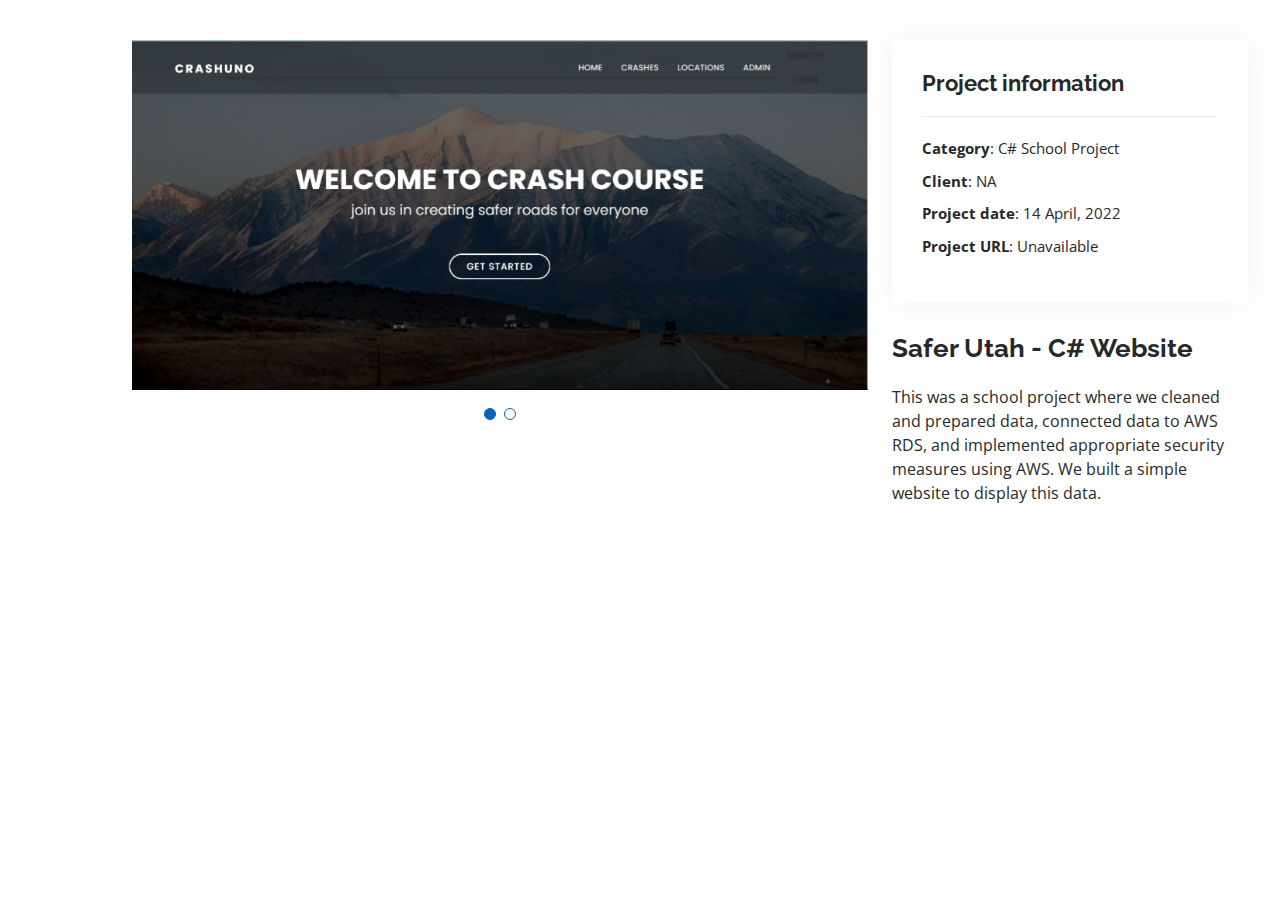
<file: portfolio-safeutah.html>
<!DOCTYPE html>
<html lang="en">

<head>
  <meta charset="utf-8">
  <meta content="width=device-width, initial-scale=1.0" name="viewport">

  <title>Lanes - React Native App</title>
  <meta content="" name="description">
  <meta content="" name="keywords">

  <!-- Favicons -->
  <link href="assets/img/favicon.png" rel="icon">
  <link href="assets/img/apple-touch-icon.png" rel="apple-touch-icon">

  <!-- Google Fonts -->
  <link href="https://fonts.googleapis.com/css?family=Open+Sans:300,300i,400,400i,600,600i,700,700i|Raleway:300,300i,400,400i,500,500i,600,600i,700,700i|Poppins:300,300i,400,400i,500,500i,600,600i,700,700i" rel="stylesheet">

  <!-- Vendor CSS Files -->
  <link href="assets/vendor/aos/aos.css" rel="stylesheet">
  <link href="assets/vendor/bootstrap/css/bootstrap.min.css" rel="stylesheet">
  <link href="assets/vendor/bootstrap-icons/bootstrap-icons.css" rel="stylesheet">
  <link href="assets/vendor/boxicons/css/boxicons.min.css" rel="stylesheet">
  <link href="assets/vendor/glightbox/css/glightbox.min.css" rel="stylesheet">
  <link href="assets/vendor/swiper/swiper-bundle.min.css" rel="stylesheet">

  <!-- Template Main CSS File -->
  <link href="assets/css/style.css" rel="stylesheet">

  <!-- =======================================================
  * Template Name: MyResume
  * Template URL: https://bootstrapmade.com/free-html-bootstrap-template-my-resume/
  * Updated: Mar 17 2024 with Bootstrap v5.3.3
  * Author: BootstrapMade.com
  * License: https://bootstrapmade.com/license/
  ======================================================== -->
</head>

<body>

  <main id="main">

    <!-- ======= Portfolio Details Section ======= -->
    <section id="portfolio-details" class="portfolio-details">
      <div class="container">

        <div class="row gy-4">

          <div class="col-lg-8">
            <div class="portfolio-details-slider swiper">
              <div class="swiper-wrapper align-items-center">

                <div class="swiper-slide">
                  <img src="assets/img/portfolio/saferutahhome.png" alt="">
                </div>

                <div class="swiper-slide">
                    <img src="assets/img/portfolio/saferUtah.png" alt="">
                </div>


              </div>
              <div class="swiper-pagination"></div>
            </div>
          </div>

          <div class="col-lg-4">
            <div class="portfolio-info">
              <h3>Project information</h3>
              <ul>
                <li><strong>Category</strong>: C# School Project</li>
                <li><strong>Client</strong>: NA </li>
                <li><strong>Project date</strong>: 14 April, 2022</li>
                <li><strong>Project URL</strong>: Unavailable</li>
              </ul>
            </div>
            <div class="portfolio-description">
              <h2>Safer Utah - C# Website</h2>
              <p>
                This was a school project where we cleaned and prepared data, connected data to AWS RDS, and implemented appropriate security measures using AWS. We built a simple website to display this data. 
              </p>
            </div>
          </div>

        </div>

      </div>
    </section><!-- End Portfolio Details Section -->

  </main><!-- End #main -->

  <div id="preloader"></div>
  <a href="#" class="back-to-top d-flex align-items-center justify-content-center"><i class="bi bi-arrow-up-short"></i></a>

  <!-- Vendor JS Files -->
  <script src="assets/vendor/purecounter/purecounter_vanilla.js"></script>
  <script src="assets/vendor/aos/aos.js"></script>
  <script src="assets/vendor/bootstrap/js/bootstrap.bundle.min.js"></script>
  <script src="assets/vendor/glightbox/js/glightbox.min.js"></script>
  <script src="assets/vendor/isotope-layout/isotope.pkgd.min.js"></script>
  <script src="assets/vendor/swiper/swiper-bundle.min.js"></script>
  <script src="assets/vendor/typed.js/typed.umd.js"></script>
  <script src="assets/vendor/waypoints/noframework.waypoints.js"></script>
  <script src="assets/vendor/php-email-form/validate.js"></script>

  <!-- Template Main JS File -->
  <script src="assets/js/main.js"></script>

</body>

</html>
</file>
<file: assets/css/style.css>
/**
* Template Name: MyResume
* Template URL: https://bootstrapmade.com/free-html-bootstrap-template-my-resume/
* Updated: Mar 17 2024 with Bootstrap v5.3.3
* Author: BootstrapMade.com
* License: https://bootstrapmade.com/license/
*/

/*--------------------------------------------------------------
# General
--------------------------------------------------------------*/
body {
  font-family: "Open Sans", sans-serif;
  color: #272829;
}

a {
  color: #0563bb;
  text-decoration: none;
}

a:hover {
  color: #067ded;
  text-decoration: none;
}

h1,
h2,
h3,
h4,
h5,
h6 {
  font-family: "Raleway", sans-serif;
}

/*--------------------------------------------------------------
# Back to top button
--------------------------------------------------------------*/
.back-to-top {
  position: fixed;
  visibility: hidden;
  opacity: 0;
  right: 15px;
  bottom: 15px;
  z-index: 996;
  background: #0563bb;
  width: 40px;
  height: 40px;
  border-radius: 50px;
  transition: all 0.4s;
}

.back-to-top i {
  font-size: 28px;
  color: #fff;
  line-height: 0;
}

.back-to-top:hover {
  background: #0678e3;
  color: #fff;
}

.back-to-top.active {
  visibility: visible;
  opacity: 1;
}

/*--------------------------------------------------------------
# Preloader
--------------------------------------------------------------*/
#preloader {
  position: fixed;
  top: 0;
  left: 0;
  right: 0;
  bottom: 0;
  z-index: 9999;
  overflow: hidden;
  background: #fff;
}

#preloader:before {
  content: "";
  position: fixed;
  top: calc(50% - 30px);
  left: calc(50% - 30px);
  border: 6px solid #0563bb;
  border-top-color: #fff;
  border-bottom-color: #fff;
  border-radius: 50%;
  width: 60px;
  height: 60px;
  animation: animate-preloader 1s linear infinite;
}

@keyframes animate-preloader {
  0% {
    transform: rotate(0deg);
  }

  100% {
    transform: rotate(360deg);
  }
}

/*--------------------------------------------------------------
# Disable aos animation delay on mobile devices
--------------------------------------------------------------*/
@media screen and (max-width: 768px) {
  [data-aos-delay] {
    transition-delay: 0 !important;
  }
}

/*--------------------------------------------------------------
# Header
--------------------------------------------------------------*/
#header {
  position: fixed;
  top: 0;
  left: 0;
  bottom: 0;
  z-index: 9997;
  transition: all 0.5s;
  padding: 15px;
  overflow-y: auto;
}

@media (max-width: 991px) {
  #header {
    width: 300px;
    background: #fff;
    border-right: 1px solid #e6e9ec;
    left: -300px;
  }
}

@media (min-width: 991px) {
  #main {
    margin-left: 100px;
  }
}

/*--------------------------------------------------------------
# Navigation Menu
--------------------------------------------------------------*/
/**
* Desktop Navigation 
*/
.nav-menu {
  padding: 0;
  display: block;
}

.nav-menu * {
  margin: 0;
  padding: 0;
  list-style: none;
}

.nav-menu>ul>li {
  position: relative;
  white-space: nowrap;
}

.nav-menu a,
.nav-menu a:focus {
  display: flex;
  align-items: center;
  color: #45505b;
  padding: 10px 18px;
  margin-bottom: 8px;
  transition: 0.3s;
  font-size: 15px;
  border-radius: 50px;
  background: #f2f3f5;
  height: 56px;
  width: 100%;
  overflow: hidden;
  transition: 0.3s;
}

.nav-menu a i,
.nav-menu a:focus i {
  font-size: 20px;
}

.nav-menu a span,
.nav-menu a:focus span {
  padding: 0 5px 0 7px;
  color: #45505b;
}

@media (min-width: 992px) {

  .nav-menu a,
  .nav-menu a:focus {
    width: 56px;
  }

  .nav-menu a span,
  .nav-menu a:focus span {
    display: none;
    color: #fff;
  }
}

.nav-menu a:hover,
.nav-menu .active,
.nav-menu .active:focus,
.nav-menu li:hover>a {
  color: #fff;
  background: #0563bb;
}

.nav-menu a:hover span,
.nav-menu .active span,
.nav-menu .active:focus span,
.nav-menu li:hover>a span {
  color: #fff;
}

.nav-menu a:hover,
.nav-menu li:hover>a {
  width: 100%;
  color: #fff;
}

.nav-menu a:hover span,
.nav-menu li:hover>a span {
  display: block;
}

/**
* Mobile Navigation 
*/
.mobile-nav-toggle {
  position: fixed;
  right: 10px;
  top: 10px;
  z-index: 9998;
  border: 0;
  background: none;
  font-size: 28px;
  transition: all 0.4s;
  outline: none !important;
  line-height: 0;
  cursor: pointer;
  border-radius: 50px;
  padding: 5px;
}

.mobile-nav-toggle i {
  color: #45505b;
}

.mobile-nav-active {
  overflow: hidden;
}

.mobile-nav-active #header {
  left: 0;
}

.mobile-nav-active .mobile-nav-toggle {
  color: #fff;
  background-color: #0563bb;
}

/*--------------------------------------------------------------
# Hero Section
--------------------------------------------------------------*/
#hero {
  width: 100%;
  height: 100vh;
  background: url("../img/mainProfile2.jpg") top right no-repeat;
  background-size: cover;
  position: relative;
}

@media (min-width: 992px) {
  #hero {
    padding-left: 160px;
  }
}

#hero:before {
  content: "";
  background: rgba(255, 255, 255, 0.8);
  position: absolute;
  bottom: 0;
  top: 0;
  left: 0;
  right: 0;
}

#hero h1 {
  margin: 0;
  font-size: 64px;
  font-weight: 700;
  line-height: 56px;
  color: #45505b;
}

#hero p {
  color: #45505b;
  margin: 15px 0 0 0;
  font-size: 26px;
  font-family: "Poppins", sans-serif;
}

#hero p span {
  color: #0563bb;
  letter-spacing: 1px;
}

#hero .social-links {
  margin-top: 30px;
}

#hero .social-links a {
  font-size: 24px;
  display: inline-block;
  color: #45505b;
  line-height: 1;
  margin-right: 20px;
  transition: 0.3s;
}

#hero .social-links a:hover {
  color: #0563bb;
}

@media (max-width: 992px) {
  #hero {
    text-align: center;
  }

  #hero h1 {
    font-size: 32px;
    line-height: 36px;
  }

  #hero p {
    margin-top: 10px;
    font-size: 20px;
    line-height: 24px;
  }
}

/*--------------------------------------------------------------
# Sections General
--------------------------------------------------------------*/
section {
  padding: 60px 0;
  overflow: hidden;
}

.section-title {
  text-align: center;
  padding-bottom: 30px;
}

.section-title h2 {
  font-size: 32px;
  font-weight: bold;
  text-transform: uppercase;
  margin-bottom: 20px;
  padding-bottom: 20px;
  position: relative;
  color: #45505b;
}

.section-title h2::before {
  content: "";
  position: absolute;
  display: block;
  width: 120px;
  height: 1px;
  background: #ddd;
  bottom: 1px;
  left: calc(50% - 60px);
}

.section-title h2::after {
  content: "";
  position: absolute;
  display: block;
  width: 40px;
  height: 3px;
  background: #0563bb;
  bottom: 0;
  left: calc(50% - 20px);
}

.section-title p {
  margin-bottom: 0;
}

/*--------------------------------------------------------------
# About
--------------------------------------------------------------*/
.about .content h3 {
  font-weight: 700;
  font-size: 26px;
  color: #728394;
}

.about .content ul {
  list-style: none;
  padding: 0;
}

.about .content ul li {
  margin-bottom: 20px;
  display: flex;
  align-items: center;
}

.about .content ul strong {
  margin-right: 10px;
}

.about .content ul i {
  font-size: 16px;
  margin-right: 5px;
  color: #0563bb;
  line-height: 0;
}

.about .content p:last-child {
  margin-bottom: 0;
}

/*--------------------------------------------------------------
# Facts
--------------------------------------------------------------*/
.facts .count-box {
  padding: 30px 30px 25px 30px;
  margin-top: 30px;
  width: 100%;
  position: relative;
  text-align: center;
  background: #fff;
}

.facts .count-box i {
  position: absolute;
  top: -25px;
  left: 50%;
  transform: translateX(-50%);
  font-size: 24px;
  background: #0563bb;
  color: #fff;
  border-radius: 50px;
  display: inline-flex;
  align-items: center;
  justify-content: center;
  width: 48px;
  height: 48px;
}

.facts .count-box span {
  font-size: 36px;
  display: block;
  font-weight: 600;
  color: #011426;
}

.facts .count-box p {
  padding: 0;
  margin: 0;
  font-family: "Raleway", sans-serif;
  font-size: 14px;
}

/*--------------------------------------------------------------
# Akills
--------------------------------------------------------------*/
.skills .progress {
  height: 60px;
  display: block;
  background: none;
  border-radius: 0;
}

.skills .progress .skill {
  padding: 10px 0;
  margin: 0;
  text-transform: uppercase;
  display: block;
  font-weight: 600;
  font-family: "Poppins", sans-serif;
  color: #45505b;
}

.skills .progress .skill .val {
  float: right;
  font-style: normal;
}

.skills .progress-bar-wrap {
  background: #f2f3f5;
}

.skills .progress-bar {
  width: 1px;
  height: 10px;
  transition: 0.9s;
  background-color: #0563bb;
}

/*--------------------------------------------------------------
# Resume
--------------------------------------------------------------*/
.resume .resume-title {
  font-size: 26px;
  font-weight: 700;
  margin-top: 20px;
  margin-bottom: 20px;
  color: #45505b;
}

.resume .resume-item {
  padding: 0 0 20px 20px;
  margin-top: -2px;
  border-left: 2px solid #0563bb;
  position: relative;
}

.resume .resume-item h4 {
  line-height: 18px;
  font-size: 18px;
  font-weight: 600;
  text-transform: uppercase;
  font-family: "Poppins", sans-serif;
  color: #0563bb;
  margin-bottom: 10px;
}

.resume .resume-item h5 {
  font-size: 16px;
  background: #f7f8f9;
  padding: 5px 15px;
  display: inline-block;
  font-weight: 600;
  margin-bottom: 10px;
}

.resume .resume-item ul {
  padding-left: 20px;
}

.resume .resume-item ul li {
  padding-bottom: 10px;
}

.resume .resume-item:last-child {
  padding-bottom: 0;
}

.resume .resume-item::before {
  content: "";
  position: absolute;
  width: 16px;
  height: 16px;
  border-radius: 50px;
  left: -9px;
  top: 0;
  background: #fff;
  border: 2px solid #0563bb;
}

/*--------------------------------------------------------------
# Portfolio
--------------------------------------------------------------*/
.portfolio .portfolio-item {
  margin-bottom: 30px;
}

.portfolio #portfolio-flters {
  padding: 0;
  margin: 0 auto 25px auto;
  list-style: none;
  text-align: center;
  background: #fff;
  border-radius: 50px;
  padding: 2px 15px;
}

.portfolio #portfolio-flters li {
  cursor: pointer;
  display: inline-block;
  padding: 10px 15px;
  font-size: 14px;
  font-weight: 600;
  line-height: 1;
  text-transform: uppercase;
  color: #272829;
  margin-bottom: 5px;
  transition: all 0.3s ease-in-out;
}

.portfolio #portfolio-flters li:hover,
.portfolio #portfolio-flters li.filter-active {
  color: #0563bb;
}

.portfolio #portfolio-flters li:last-child {
  margin-right: 0;
}

.portfolio .portfolio-wrap {
  transition: 0.3s;
  position: relative;
  overflow: hidden;
  z-index: 1;
  background: rgba(69, 80, 91, 0.8);
}

/* .vertical-image .portfolio-wrap {
  width: 50%;
  height: auto;
} */

.vertical-image .portfolio-wrap {
  width: auto;
  height: 50%;
}

.portfolio .portfolio-wrap::before {
  content: "";
  background: rgba(255, 255, 255, 0.7);
  position: absolute;
  left: 30px;
  right: 30px;
  top: 30px;
  bottom: 30px;
  transition: all ease-in-out 0.3s;
  z-index: 2;
  opacity: 0;
}

.portfolio .portfolio-wrap .portfolio-info {
  opacity: 0;
  position: absolute;
  top: 0;
  left: 0;
  right: 0;
  bottom: 0;
  text-align: center;
  z-index: 3;
  transition: all ease-in-out 0.3s;
  display: flex;
  flex-direction: column;
  justify-content: center;
  align-items: center;
}

.portfolio .portfolio-wrap .portfolio-info::before {
  display: block;
  content: "";
  width: 48px;
  height: 48px;
  position: absolute;
  top: 35px;
  left: 35px;
  border-top: 3px solid #d7dce1;
  border-left: 3px solid #d7dce1;
  transition: all 0.5s ease 0s;
  z-index: 9994;
}

.portfolio .portfolio-wrap .portfolio-info::after {
  display: block;
  content: "";
  width: 48px;
  height: 48px;
  position: absolute;
  bottom: 35px;
  right: 35px;
  border-bottom: 3px solid #d7dce1;
  border-right: 3px solid #d7dce1;
  transition: all 0.5s ease 0s;
  z-index: 9994;
}

.portfolio .portfolio-wrap .portfolio-info h4 {
  font-size: 20px;
  color: #45505b;
  font-weight: 600;
}

.portfolio .portfolio-wrap .portfolio-info p {
  color: #45505b;
  font-size: 14px;
  text-transform: uppercase;
  padding: 0;
  margin: 0;
}

.portfolio .portfolio-wrap .portfolio-links {
  text-align: center;
  z-index: 4;
}

.portfolio .portfolio-wrap .portfolio-links a {
  color: #45505b;
  margin: 0 2px;
  font-size: 28px;
  display: inline-block;
  transition: 0.3s;
}

.portfolio .portfolio-wrap .portfolio-links a:hover {
  color: #148af9;
}

.portfolio .portfolio-wrap:hover::before {
  top: 0;
  left: 0;
  right: 0;
  bottom: 0;
  opacity: 1;
}

.portfolio .portfolio-wrap:hover .portfolio-info {
  opacity: 1;
}

.portfolio .portfolio-wrap:hover .portfolio-info::before {
  top: 15px;
  left: 15px;
}

.portfolio .portfolio-wrap:hover .portfolio-info::after {
  bottom: 15px;
  right: 15px;
}

/*--------------------------------------------------------------
# Portfolio Details
--------------------------------------------------------------*/
.portfolio-details {
  padding-top: 40px;
}

.portfolio-details .portfolio-details-slider img {
  width: 100%;
}

.portfolio-details .portfolio-details-app-slider img{
  width: 100%
}

.portfolio-details .portfolio-details-slider .swiper-pagination {
  margin-top: 20px;
  position: relative;
}

.portfolio-details .portfolio-details-app-slider .swiper-pagination {
  margin-top: 20px;
  position: relative;
}

.portfolio-details .portfolio-details-slider .swiper-pagination .swiper-pagination-bullet {
  width: 12px;
  height: 12px;
  background-color: #fff;
  opacity: 1;
  border: 1px solid #0563bb;
}

.portfolio-details .portfolio-details-app-slider .swiper-pagination .swiper-pagination-bullet {
  width: 12px;
  height: 12px;
  background-color: #fff;
  opacity: 1;
  border: 1px solid #0563bb;
}

.portfolio-details .portfolio-details-slider .swiper-pagination .swiper-pagination-bullet-active {
  background-color: #0563bb;
}

.portfolio-details .portfolio-details-app-slider .swiper-pagination .swiper-pagination-bullet-active {
  background-color: #0563bb;
}

.portfolio-details .portfolio-info {
  padding: 30px;
  box-shadow: 0px 0 30px rgba(69, 80, 91, 0.08);
}

.portfolio-details .portfolio-info h3 {
  font-size: 22px;
  font-weight: 700;
  margin-bottom: 20px;
  padding-bottom: 20px;
  border-bottom: 1px solid #eee;
}

.portfolio-details .portfolio-info ul {
  list-style: none;
  padding: 0;
  font-size: 15px;
}

.portfolio-details .portfolio-info ul li+li {
  margin-top: 10px;
}

.portfolio-details .portfolio-description {
  padding-top: 30px;
}

.portfolio-details .portfolio-description h2 {
  font-size: 26px;
  font-weight: 700;
  margin-bottom: 20px;
}

.portfolio-details .portfolio-description p {
  padding: 0;
}

/*--------------------------------------------------------------
# Services
--------------------------------------------------------------*/
.services .icon-box {
  text-align: center;
  padding: 70px 20px 80px 20px;
  transition: all ease-in-out 0.3s;
  background: #fff;
  box-shadow: 0px 5px 90px 0px rgba(110, 123, 131, 0.05);
}

.services .icon-box .icon {
  margin: 0 auto;
  width: 100px;
  height: 100px;
  display: flex;
  align-items: center;
  justify-content: center;
  transition: ease-in-out 0.3s;
  position: relative;
}

.services .icon-box .icon i {
  font-size: 36px;
  transition: 0.5s;
  position: relative;
}

.services .icon-box .icon svg {
  position: absolute;
  top: 0;
  left: 0;
}

.services .icon-box .icon svg path {
  transition: 0.5s;
  fill: #f5f5f5;
}

.services .icon-box h4 {
  font-weight: 600;
  margin: 10px 0 15px 0;
  font-size: 22px;
}

.services .icon-box h4 a {
  color: #45505b;
  transition: ease-in-out 0.3s;
}

.services .icon-box p {
  line-height: 24px;
  font-size: 14px;
  margin-bottom: 0;
}

.services .icon-box:hover {
  border-color: #fff;
  box-shadow: 0px 0 35px 0 rgba(0, 0, 0, 0.08);
}

.services .iconbox-blue i {
  color: #47aeff;
}

.services .iconbox-blue:hover .icon i {
  color: #fff;
}

.services .iconbox-blue:hover .icon path {
  fill: #47aeff;
}

.services .iconbox-orange i {
  color: #ffa76e;
}

.services .iconbox-orange:hover .icon i {
  color: #fff;
}

.services .iconbox-orange:hover .icon path {
  fill: #ffa76e;
}

.services .iconbox-pink i {
  color: #e80368;
}

.services .iconbox-pink:hover .icon i {
  color: #fff;
}

.services .iconbox-pink:hover .icon path {
  fill: #e80368;
}

.services .iconbox-yellow i {
  color: #ffbb2c;
}

.services .iconbox-yellow:hover .icon i {
  color: #fff;
}

.services .iconbox-yellow:hover .icon path {
  fill: #ffbb2c;
}

.services .iconbox-red i {
  color: #ff5828;
}

.services .iconbox-red:hover .icon i {
  color: #fff;
}

.services .iconbox-red:hover .icon path {
  fill: #ff5828;
}

.services .iconbox-teal i {
  color: #11dbcf;
}

.services .iconbox-teal:hover .icon i {
  color: #fff;
}

.services .iconbox-teal:hover .icon path {
  fill: #11dbcf;
}

/*--------------------------------------------------------------
# Testimonials
--------------------------------------------------------------*/
.testimonials .section-header {
  margin-bottom: 40px;
}

.testimonials .testimonials-carousel,
.testimonials .testimonials-slider {
  overflow: hidden;
}

.testimonials .testimonial-item {
  text-align: center;
}

.testimonials .testimonial-item .testimonial-img {
  width: 120px;
  border-radius: 50%;
  border: 4px solid #fff;
  margin: 0 auto;
}

.testimonials .testimonial-item h3 {
  font-size: 20px;
  font-weight: bold;
  margin: 10px 0 5px 0;
  color: #111;
}

.testimonials .testimonial-item h4 {
  font-size: 14px;
  color: #999;
  margin: 0 0 15px 0;
}

.testimonials .testimonial-item .quote-icon-left,
.testimonials .testimonial-item .quote-icon-right {
  color: #90c8fc;
  font-size: 26px;
}

.testimonials .testimonial-item .quote-icon-left {
  display: inline-block;
  left: -5px;
  position: relative;
}

.testimonials .testimonial-item .quote-icon-right {
  display: inline-block;
  right: -5px;
  position: relative;
  top: 10px;
}

.testimonials .testimonial-item p {
  font-style: italic;
  margin: 0 auto 15px auto;
}

.testimonials .swiper-pagination {
  margin-top: 20px;
  position: relative;
}

.testimonials .swiper-pagination .swiper-pagination-bullet {
  width: 12px;
  height: 12px;
  background-color: #fff;
  opacity: 1;
  border: 1px solid #0563bb;
}

.testimonials .swiper-pagination .swiper-pagination-bullet-active {
  background-color: #0563bb;
}

@media (min-width: 992px) {
  .testimonials .testimonial-item p {
    width: 80%;
  }
}

/*--------------------------------------------------------------
# Contact
--------------------------------------------------------------*/
.contact .info {
  width: 100%;
  background: #fff;
}

.contact .info i {
  font-size: 20px;
  color: #0563bb;
  float: left;
  width: 44px;
  height: 44px;
  background: #eef7ff;
  display: flex;
  justify-content: center;
  align-items: center;
  border-radius: 50px;
  transition: all 0.3s ease-in-out;
}

.contact .info h4 {
  padding: 0 0 0 60px;
  font-size: 22px;
  font-weight: 600;
  margin-bottom: 5px;
  color: #45505b;
}

.contact .info p {
  padding: 0 0 0 60px;
  margin-bottom: 0;
  font-size: 14px;
  color: #728394;
}

.contact .info .address {
  margin-top: 40px;
}

.contact .info .email,
.contact .info .phone {
  margin-top: 40px;
}

.contact .info .email:hover i,
.contact .info .address:hover i,
.contact .info .phone:hover i {
  background: #0563bb;
  color: #fff;
}

.contact .php-email-form {
  width: 100%;
  background: #fff;
}

.contact .php-email-form .form-group {
  padding-bottom: 8px;
}

.contact .php-email-form .error-message {
  display: none;
  color: #fff;
  background: #ed3c0d;
  text-align: left;
  padding: 15px;
  font-weight: 600;
}

.contact .php-email-form .error-message br+br {
  margin-top: 25px;
}

.contact .php-email-form .sent-message {
  display: none;
  color: #fff;
  background: #18d26e;
  text-align: center;
  padding: 15px;
  font-weight: 600;
}

.contact .php-email-form .loading {
  display: none;
  background: #fff;
  text-align: center;
  padding: 15px;
}

.contact .php-email-form .loading:before {
  content: "";
  display: inline-block;
  border-radius: 50%;
  width: 24px;
  height: 24px;
  margin: 0 10px -6px 0;
  border: 3px solid #18d26e;
  border-top-color: #eee;
  animation: animate-loading 1s linear infinite;
}

.contact .php-email-form input,
.contact .php-email-form textarea {
  border-radius: 4px;
  box-shadow: none;
  font-size: 14px;
}

.contact .php-email-form input[type=text],
.contact .php-email-form input[type=email] {
  height: 44px;
}

.contact .php-email-form textarea {
  padding: 10px 12px;
}

.contact .php-email-form button[type=submit] {
  background: #0563bb;
  border: 0;
  padding: 10px 35px;
  color: #fff;
  transition: 0.4s;
  border-radius: 50px;
}

.contact .php-email-form button[type=submit]:hover {
  background: #0678e3;
}

@keyframes animate-loading {
  0% {
    transform: rotate(0deg);
  }

  100% {
    transform: rotate(360deg);
  }
}

/*--------------------------------------------------------------
# Footer
--------------------------------------------------------------*/
#footer {
  background: #f7f8f9;
  color: #45505b;
  font-size: 14px;
  text-align: center;
  padding: 30px 0;
}

#footer h3 {
  font-size: 36px;
  font-weight: 700;
  position: relative;
  font-family: "Poppins", sans-serif;
  padding: 0;
  margin: 0 0 15px 0;
}

#footer p {
  font-size: 15;
  font-style: italic;
  padding: 0;
  margin: 0 0 40px 0;
}

#footer .social-links {
  margin: 0 0 40px 0;
}

#footer .social-links a {
  font-size: 18px;
  display: inline-block;
  background: #0563bb;
  color: #fff;
  line-height: 1;
  padding: 8px 0;
  margin-right: 4px;
  border-radius: 50%;
  text-align: center;
  width: 36px;
  height: 36px;
  transition: 0.3s;
}

#footer .social-links a:hover {
  background: #0678e3;
  color: #fff;
  text-decoration: none;
}

#footer .copyright {
  margin: 0 0 5px 0;
}

#footer .credits {
  font-size: 13px;
}
</file>
